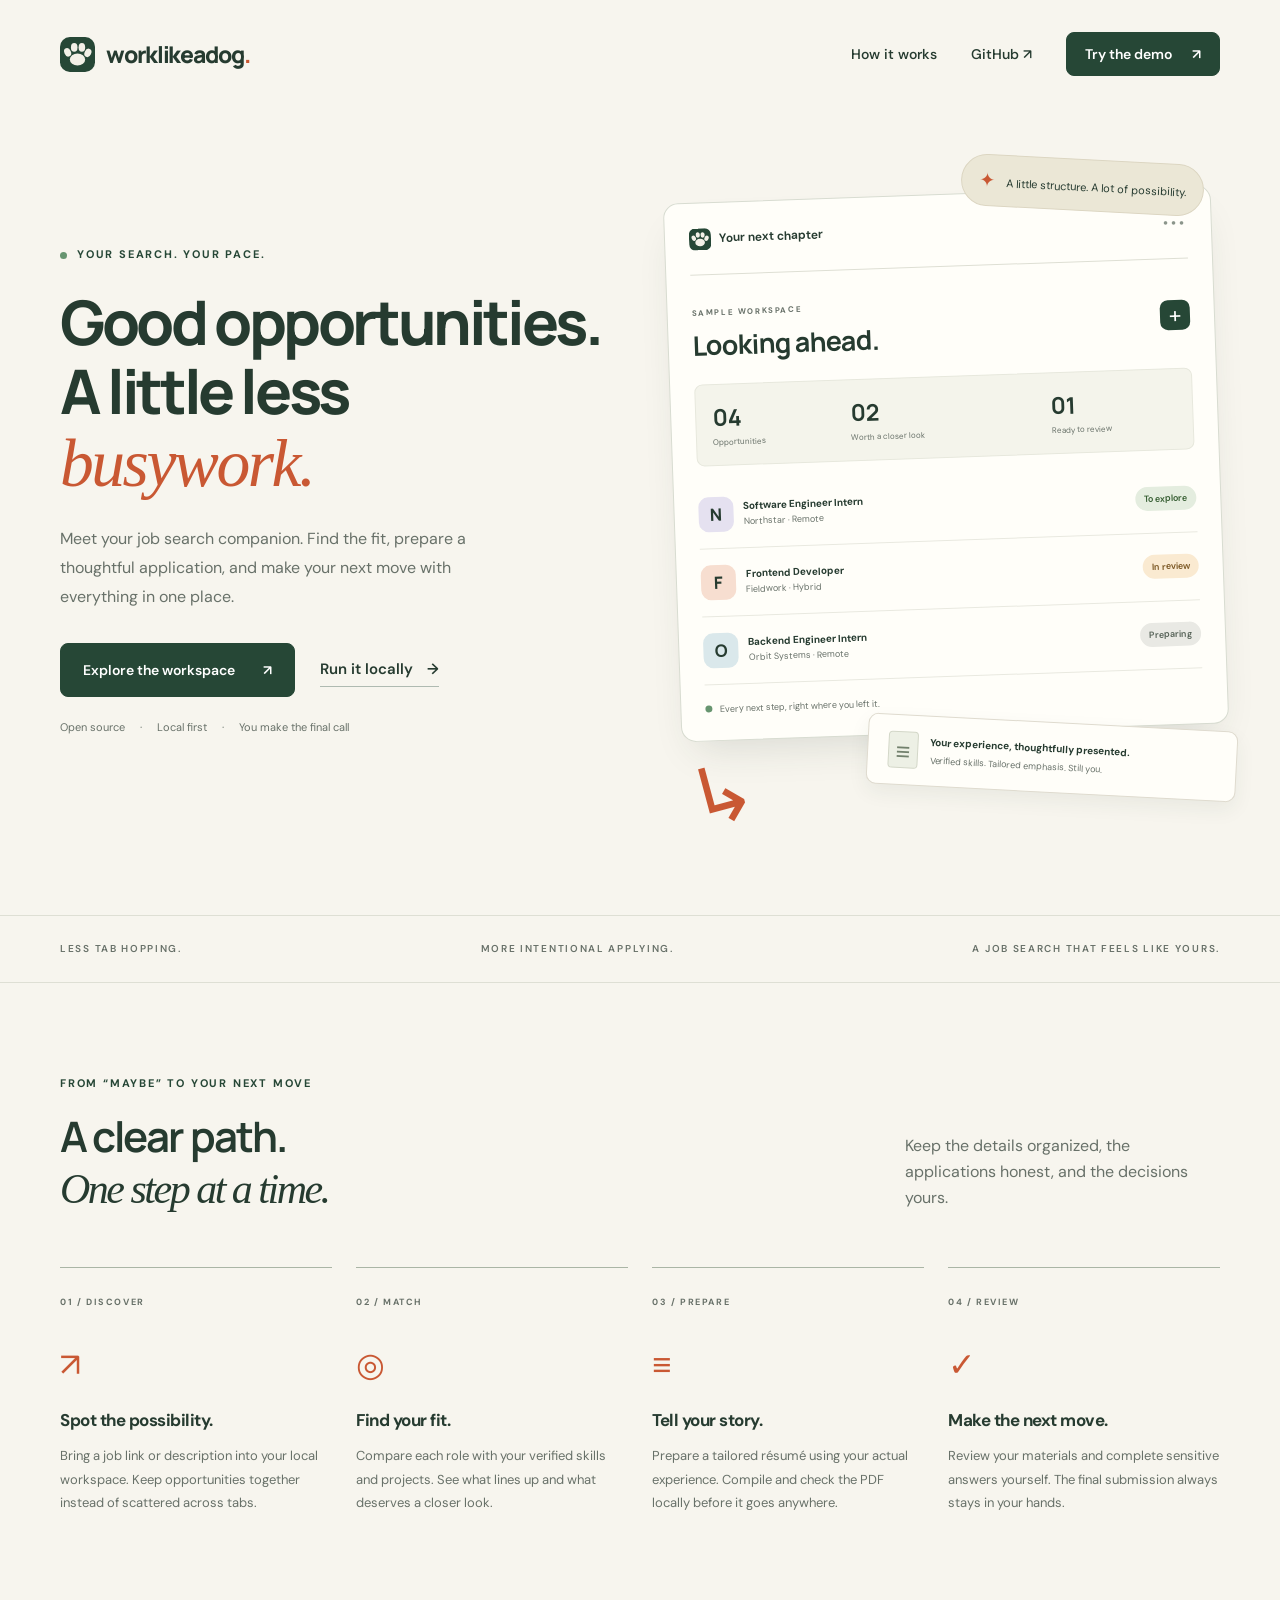
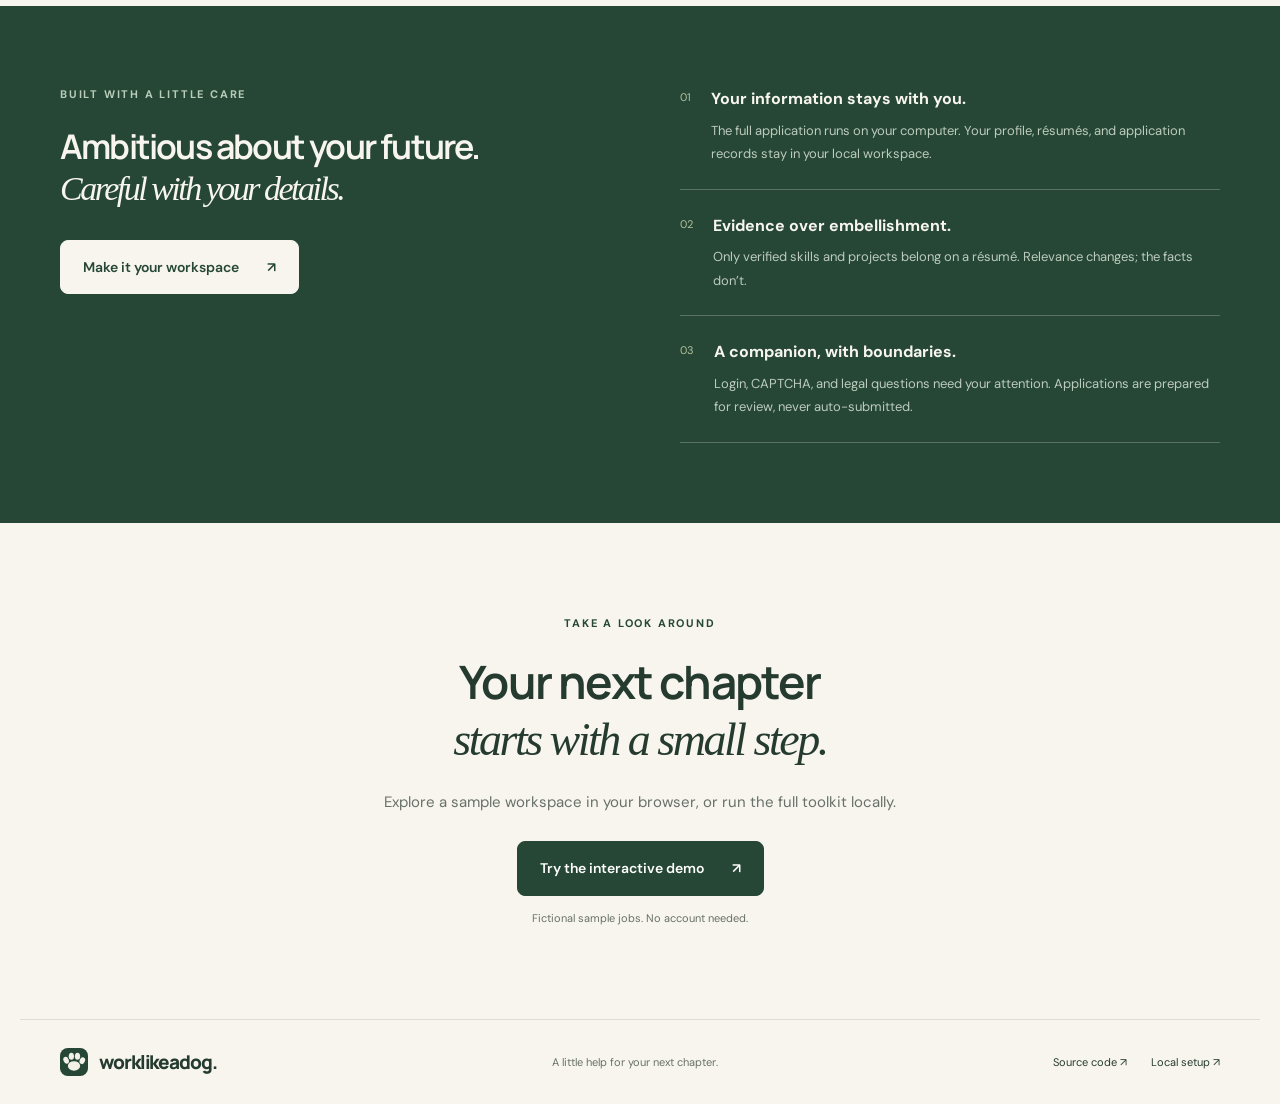
<file: site/index.html>
<!doctype html>
<html lang="en">
<head>
  <meta charset="utf-8"><meta name="viewport" content="width=device-width,initial-scale=1">
  <title>WorkLikeADog — Put your job search in good hands</title>
  <meta name="description" content="A calmer job search. Discover opportunities, match your verified skills, tailor your résumé, and keep the final decision in your hands. Open source and local first.">
  <meta name="theme-color" content="#264736"><link rel="icon" href="favicon.svg" type="image/svg+xml"><link rel="stylesheet" href="styles.css">
</head>
<body class="landing">
<a class="skip-link" href="#main">Skip to content</a>
<header class="site-nav wrap">
  <a class="brand" href="./" aria-label="WorkLikeADog home"><img src="favicon.svg" width="35" height="35" alt=""><span>worklikeadog<span class="brand-dot">.</span></span></a>
  <nav aria-label="Main navigation"><a href="#how-it-works">How it works</a><a class="desktop-link" href="https://github.com/Swopnab/worklikeadog" target="_blank" rel="noopener">GitHub ↗</a><a class="button small" href="demo.html">Try the demo <span aria-hidden="true">↗</span></a></nav>
</header>
<main id="main">
  <section class="hero wrap">
    <div class="hero-copy"><div class="eyebrow"><span class="live-dot"></span> YOUR SEARCH. YOUR PACE.</div>
      <h1>Good opportunities.<br>A little less<br><span class="serif accent">busywork.</span></h1>
      <p class="hero-description">Meet your job search companion. Find the fit, prepare a thoughtful application, and make your next move with everything in one place.</p>
      <div class="hero-actions"><a class="button" href="demo.html">Explore the workspace <span aria-hidden="true">↗</span></a><a class="text-link" href="https://github.com/Swopnab/worklikeadog#quick-start">Run it locally <span aria-hidden="true">→</span></a></div>
      <div class="hero-footnote"><span>Open source</span><span>Local first</span><span>You make the final call</span></div>
    </div>
    <div class="hero-visual">
      <div class="note-pill"><span class="spark">✦</span> A little structure. A lot of possibility.</div>
      <div class="workspace-preview">
        <div class="preview-top"><span class="preview-brand"><img src="favicon.svg" width="22" height="22" alt=""> Your next chapter</span><span class="preview-dots" aria-hidden="true">•••</span></div>
        <div class="preview-heading"><div><span class="mini-label">SAMPLE WORKSPACE</span><h2>Looking ahead.</h2></div><span class="plus-circle" aria-hidden="true">+</span></div>
        <div class="preview-metrics"><div><strong>04</strong><span>Opportunities</span></div><div><strong>02</strong><span>Worth a closer look</span></div><div><strong>01</strong><span>Ready to review</span></div></div>
        <div class="preview-row"><span class="company-icon lavender">N</span><div><strong>Software Engineer Intern</strong><span>Northstar · Remote</span></div><span class="tag green">To explore</span></div>
        <div class="preview-row"><span class="company-icon peach">F</span><div><strong>Frontend Developer</strong><span>Fieldwork · Hybrid</span></div><span class="tag amber">In review</span></div>
        <div class="preview-row"><span class="company-icon blue">O</span><div><strong>Backend Engineer Intern</strong><span>Orbit Systems · Remote</span></div><span class="tag neutral">Preparing</span></div>
        <div class="preview-bottom"><span class="live-dot"></span> Every next step, right where you left it.</div>
      </div>
      <div class="resume-note"><span class="document-icon" aria-hidden="true">≡</span><div><strong>Your experience, thoughtfully presented.</strong><span>Verified skills. Tailored emphasis. Still you.</span></div></div>
      <span class="visual-loop" aria-hidden="true">↳</span>
    </div>
  </section>
  <div class="principle-strip"><div class="wrap"><span>LESS TAB HOPPING.</span><span>MORE INTENTIONAL APPLYING.</span><span>A JOB SEARCH THAT FEELS LIKE YOURS.</span></div></div>
  <section class="workflow wrap" id="how-it-works"><div class="section-intro"><span class="eyebrow">FROM “MAYBE” TO YOUR NEXT MOVE</span><h2>A clear path.<br><span class="serif">One step at a time.</span></h2><p>Keep the details organized, the applications honest, and the decisions yours.</p></div>
    <div class="steps"><article><span class="step-number">01 / DISCOVER</span><span class="step-symbol" aria-hidden="true">↗</span><h3>Spot the possibility.</h3><p>Bring a job link or description into your local workspace. Keep opportunities together instead of scattered across tabs.</p></article><article><span class="step-number">02 / MATCH</span><span class="step-symbol" aria-hidden="true">◎</span><h3>Find your fit.</h3><p>Compare each role with your verified skills and projects. See what lines up and what deserves a closer look.</p></article><article><span class="step-number">03 / PREPARE</span><span class="step-symbol" aria-hidden="true">≡</span><h3>Tell your story.</h3><p>Prepare a tailored résumé using your actual experience. Compile and check the PDF locally before it goes anywhere.</p></article><article><span class="step-number">04 / REVIEW</span><span class="step-symbol" aria-hidden="true">✓</span><h3>Make the next move.</h3><p>Review your materials and complete sensitive answers yourself. The final submission always stays in your hands.</p></article></div>
  </section>
  <section class="care-section"><div class="wrap care-grid"><div><span class="eyebrow light">BUILT WITH A LITTLE CARE</span><h2>Ambitious about your future.<br><span class="serif">Careful with your details.</span></h2><a class="button cream" href="https://github.com/Swopnab/worklikeadog#quick-start">Make it your workspace <span aria-hidden="true">↗</span></a></div><div class="care-points"><article><span aria-hidden="true">01</span><div><h3>Your information stays with you.</h3><p>The full application runs on your computer. Your profile, résumés, and application records stay in your local workspace.</p></div></article><article><span aria-hidden="true">02</span><div><h3>Evidence over embellishment.</h3><p>Only verified skills and projects belong on a résumé. Relevance changes; the facts don’t.</p></div></article><article><span aria-hidden="true">03</span><div><h3>A companion, with boundaries.</h3><p>Login, CAPTCHA, and legal questions need your attention. Applications are prepared for review, never auto-submitted.</p></div></article></div></div></section>
  <section class="final-cta wrap"><span class="eyebrow">TAKE A LOOK AROUND</span><h2>Your next chapter<br><span class="serif">starts with a small step.</span></h2><p>Explore a sample workspace in your browser, or run the full toolkit locally.</p><a class="button" href="demo.html">Try the interactive demo <span aria-hidden="true">↗</span></a><span class="demo-caption">Fictional sample jobs. No account needed.</span></section>
</main>
<footer class="site-footer wrap"><a class="brand" href="./"><img src="favicon.svg" width="28" height="28" alt=""><span>worklikeadog.</span></a><span>A little help for your next chapter.</span><div><a href="https://github.com/Swopnab/worklikeadog">Source code ↗</a><a href="https://github.com/Swopnab/worklikeadog#quick-start">Local setup ↗</a></div></footer>
</body></html>
</file>
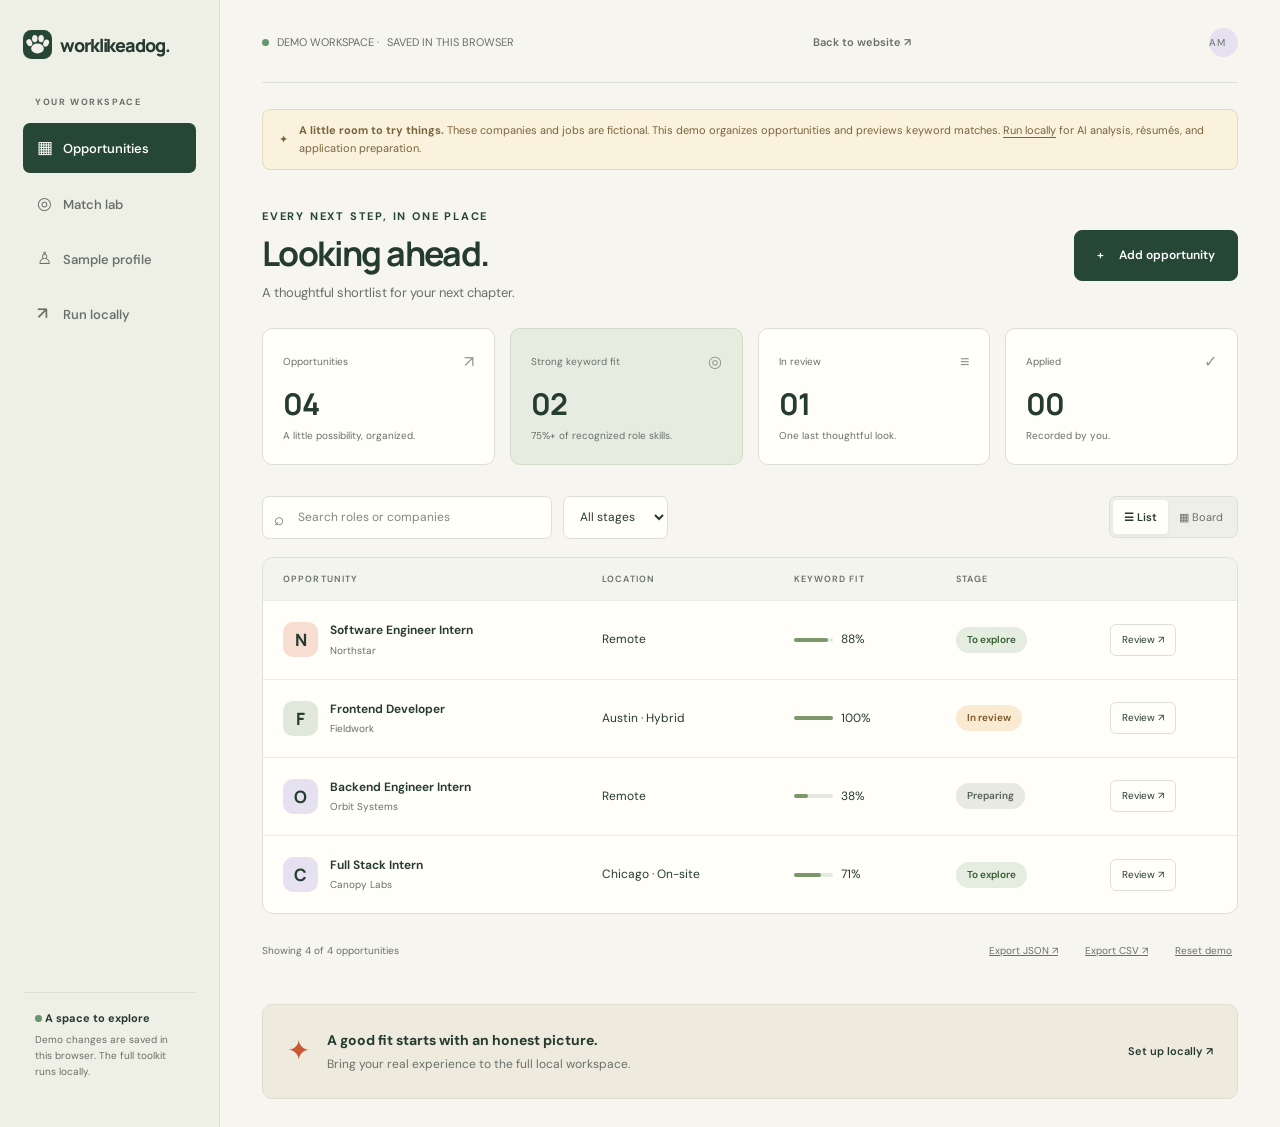
<file: site/demo.html>
<!doctype html>
<html lang="en"><head><meta charset="utf-8"><meta name="viewport" content="width=device-width,initial-scale=1"><title>Your workspace — WorkLikeADog demo</title><meta name="description" content="Explore the WorkLikeADog interactive demo. Organize sample opportunities, preview skill matches, save notes, and export your workspace."><meta name="theme-color" content="#264736"><link rel="icon" href="favicon.svg" type="image/svg+xml"><link rel="stylesheet" href="styles.css"><script src="demo.js" defer></script></head>
<body class="workspace-body"><a class="skip-link" href="#workspace">Skip to workspace</a>
<div class="app-shell"><aside class="app-sidebar"><a class="brand" href="./"><img src="favicon.svg" width="29" height="29" alt=""><span>worklikeadog.</span></a><div><p class="side-label">YOUR WORKSPACE</p><nav class="side-nav" aria-label="Workspace navigation"><button type="button" class="active" data-page="opportunities" aria-current="page"><span aria-hidden="true">▦</span>Opportunities</button><button type="button" data-page="match"><span aria-hidden="true">◎</span>Match lab</button><button type="button" data-page="profile"><span aria-hidden="true">♙</span>Sample profile</button><a href="https://github.com/Swopnab/worklikeadog#quick-start"><span aria-hidden="true">↗</span>Run locally</a></nav></div><div class="local-info"><strong><span class="live-dot"></span> A space to explore</strong>Demo changes are saved in this browser. The full toolkit runs locally.</div></aside>
<main class="app-main" id="workspace"><div class="app-topline"><span><span class="live-dot"></span> DEMO WORKSPACE · <span id="save-indicator">SAVED IN THIS BROWSER</span></span><a href="./">Back to website ↗</a><span class="sample-avatar" aria-label="Sample profile">AM</span></div>
<div class="demo-notice"><span aria-hidden="true">✦</span><div><strong>A little room to try things.</strong> These companies and jobs are fictional. This demo organizes opportunities and previews keyword matches. <a href="https://github.com/Swopnab/worklikeadog#quick-start">Run locally</a> for AI analysis, résumés, and application preparation.</div></div>
<section id="page-opportunities"><div class="page-heading"><div><span class="eyebrow">EVERY NEXT STEP, IN ONE PLACE</span><h1>Looking ahead.</h1><p>A thoughtful shortlist for your next chapter.</p></div><button class="button" id="add-job" type="button"><span aria-hidden="true">+</span> Add opportunity</button></div>
<div class="metric-grid"><div class="metric-card"><div class="metric-label">Opportunities <span aria-hidden="true">↗</span></div><strong id="metric-total">—</strong><p>A little possibility, organized.</p></div><div class="metric-card highlight"><div class="metric-label">Strong keyword fit <span aria-hidden="true">◎</span></div><strong id="metric-fit">—</strong><p>75%+ of recognized role skills.</p></div><div class="metric-card"><div class="metric-label">In review <span aria-hidden="true">≡</span></div><strong id="metric-review">—</strong><p>One last thoughtful look.</p></div><div class="metric-card"><div class="metric-label">Applied <span aria-hidden="true">✓</span></div><strong id="metric-applied">—</strong><p>Recorded by you.</p></div></div>
<div class="toolbar"><div class="filters"><label class="search-box"><span aria-hidden="true">⌕</span><input id="search" type="search" placeholder="Search roles or companies" aria-label="Search opportunities"></label><select id="status-filter" aria-label="Filter by status"><option value="all">All stages</option><option value="exploring">To explore</option><option value="preparing">Preparing</option><option value="review">In review</option><option value="applied">Applied</option></select></div><div class="view-switch" role="group" aria-label="Workspace view"><button id="list-view" type="button" class="active" aria-pressed="true">☰ List</button><button id="board-view" type="button" aria-pressed="false">▦ Board</button></div></div>
<div id="jobs-container"></div><div class="workspace-footer"><span id="results-count" aria-live="polite"></span><div><button id="export-json" type="button">Export JSON ↗</button><button id="export-csv" type="button">Export CSV ↗</button><button id="reset-demo" type="button">Reset demo</button></div></div><div class="encouragement"><span aria-hidden="true">✦</span><div><h2>A good fit starts with an honest picture.</h2><p>Bring your real experience to the full local workspace.</p></div><a href="https://github.com/Swopnab/worklikeadog#quick-start">Set up locally ↗</a></div></section>
<section id="page-match" hidden><div class="page-heading"><div><span class="eyebrow">A FIRST LOOK AT THE FIT</span><h1>The match lab.</h1><p>Paste a description. See where your sample skills line up.</p></div></div><div class="content-panel"><h2>What does this role call for?</h2><p>This browser preview compares recognized skill keywords with your sample profile. It does not evaluate eligibility or use an AI model.</p><form id="match-form"><div class="form-grid"><label class="form-field">Role<input name="title" id="match-title" placeholder="e.g. Software Engineer Intern" maxlength="150" required></label><label class="form-field">Company<input name="company" id="match-company" placeholder="e.g. Northstar" maxlength="100" required></label><label class="form-field wide">Job description<textarea id="match-description" name="description" placeholder="Paste the role description and skills here…" maxlength="15000" required></textarea></label></div><div class="panel-actions"><button class="button" type="submit">Preview the fit <span aria-hidden="true">→</span></button><button class="button outline small" type="button" id="use-example">Use an example</button></div></form><div class="match-results" id="match-results" aria-live="polite" hidden></div></div><p class="small-note">A keyword overlap is a starting point, not a hiring prediction. Review the full role and your actual experience.</p></section>
<section id="page-profile" hidden><div class="page-heading"><div><span class="eyebrow">THE EXPERIENCE BEHIND THE MATCH</span><h1>A sample of you.</h1><p>Explore with a fictional profile. Adjust the skills to see the fit change.</p></div></div><div class="content-panel"><div class="profile-avatar" aria-hidden="true">AM</div><h2>Alex Morgan <span class="tag purple">Fictional profile</span></h2><p>Computer Science student · Interested in software engineering internships</p><div class="skill-columns" id="profile-skills"></div><div class="profile-bottom">The local application uses your own saved, verified experience. This demo is a sandbox and does not create or submit résumés.</div></div><div class="content-panel"><h2>Try a different set of skills.</h2><p>Use comma-separated skills from the keyword vocabulary below. Changes update the match previews and saved opportunities.</p><form id="skills-form"><label class="form-field">Sample skills<textarea id="sample-skills" rows="3" maxlength="1000" required></textarea><small>Recognized vocabulary: Python, JavaScript, TypeScript, Java, C++, SQL, HTML, CSS, React, Django, Flask, FastAPI, Node.js, Git, Docker, AWS, Azure, Kubernetes, PostgreSQL, MongoDB, REST, GraphQL, Linux, testing, machine learning, communication, teamwork.</small></label><div class="panel-actions"><button class="button" type="submit">Save sample skills <span aria-hidden="true">✓</span></button></div></form></div></section>
<noscript><div class="content-panel"><h2>JavaScript is needed for the workspace.</h2><p>Enable JavaScript to explore the interactive demo, or read the <a href="https://github.com/Swopnab/worklikeadog">project documentation</a>.</p></div></noscript>
</main></div>
<dialog id="job-dialog" aria-labelledby="job-dialog-title"><div class="dialog-heading"><div><h2 id="job-dialog-title">A new possibility.</h2><p>Keep the details in one place.</p></div><button type="button" class="icon-button" data-close="job-dialog" aria-label="Close add opportunity">×</button></div><form id="job-form"><div class="form-grid"><label class="form-field">Role<input name="title" maxlength="150" required placeholder="Software Engineer Intern"></label><label class="form-field">Company<input name="company" maxlength="100" required placeholder="Company name"></label><label class="form-field">Location<input name="location" maxlength="120" placeholder="Remote, city, or hybrid"></label><label class="form-field">Stage<select name="status"><option value="exploring">To explore</option><option value="preparing">Preparing</option><option value="review">In review</option><option value="applied">Applied</option></select></label><label class="form-field wide">Description<textarea name="description" maxlength="15000" placeholder="What the role involves, and the skills it asks for…" required></textarea><small>A sample keyword fit will be calculated using your demo profile.</small></label></div><div class="dialog-actions"><button class="button outline" type="button" data-close="job-dialog">Cancel</button><button class="button" type="submit">Save opportunity <span aria-hidden="true">↗</span></button></div></form></dialog>
<dialog id="detail-dialog" aria-labelledby="detail-title"><div class="dialog-heading"><div><span class="eyebrow" id="detail-company"></span><h2 id="detail-title"></h2></div><button class="icon-button" type="button" data-close="detail-dialog" aria-label="Close opportunity details">×</button></div><div class="detail-meta"><span id="detail-location"></span><span>·</span><span id="detail-fit"></span></div><div class="detail-description" id="detail-description"></div><form id="detail-form"><div class="form-grid"><label class="form-field wide">Stage<select id="detail-status"><option value="exploring">To explore</option><option value="preparing">Preparing</option><option value="review">In review</option><option value="applied">Applied</option></select></label><label class="form-field wide">Your notes<textarea id="detail-notes" maxlength="5000" placeholder="Questions to ask, things to prepare, a reminder for later…"></textarea></label></div><div class="dialog-actions"><button type="button" class="delete-link" id="delete-job">Remove opportunity</button><button class="button" type="submit">Save changes <span aria-hidden="true">✓</span></button></div></form></dialog>
<dialog id="confirm-dialog" aria-labelledby="confirm-title"><div class="dialog-heading"><div><h2 id="confirm-title"></h2></div><button type="button" class="icon-button" data-close="confirm-dialog" aria-label="Close confirmation">×</button></div><p class="reset-copy" id="confirm-copy"></p><div class="dialog-actions"><button class="button outline" type="button" data-close="confirm-dialog">Keep workspace</button><button class="button" type="button" id="confirm-action"></button></div></dialog>
<div id="toast" class="toast" role="status" aria-live="polite" hidden></div>
</body></html>
</file>
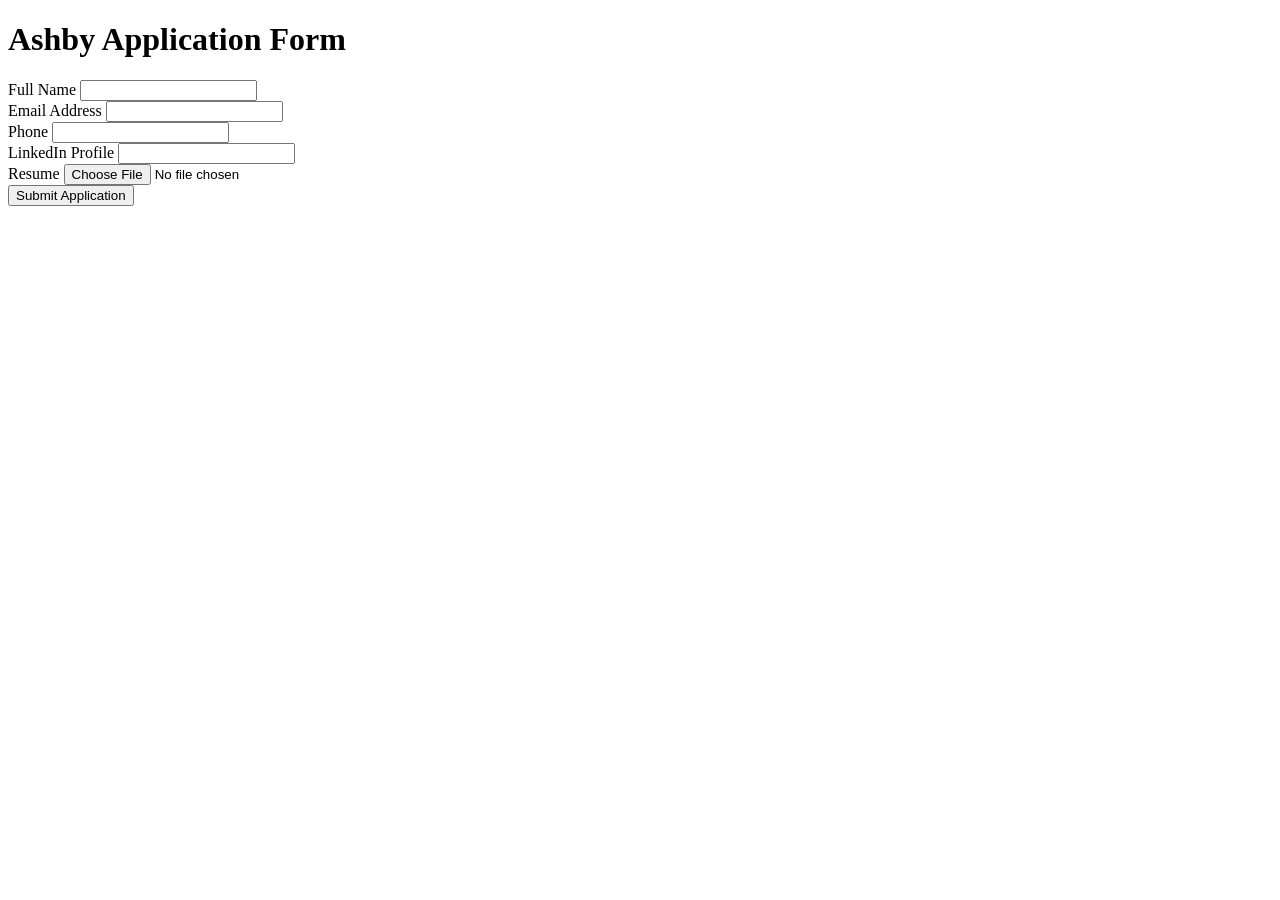
<file: tests/mock_job_sites/ashby_mock.html>
<!DOCTYPE html>
<html lang="en">
<head>
  <meta charset="UTF-8">
  <title>Ashby Application Mock</title>
</head>
<body>
  <div id="ashby-app-root">
    <h1>Ashby Application Form</h1>
    <form id="ashby-application-form">
      <div class="field">
        <label for="ashby-name">Full Name</label>
        <input type="text" id="ashby-name" name="name" />
      </div>
      <div class="field">
        <label for="ashby-email">Email Address</label>
        <input type="email" id="ashby-email" name="email" />
      </div>
      <div class="field">
        <label for="ashby-phone">Phone</label>
        <input type="tel" id="ashby-phone" name="phone" />
      </div>
      <div class="field">
        <label for="ashby-linkedin">LinkedIn Profile</label>
        <input type="url" id="ashby-linkedin" name="linkedinUrl" />
      </div>
      <div class="field">
        <label for="ashby-resume">Resume</label>
        <input type="file" id="ashby-resume" name="resume" />
      </div>
      <button type="submit" id="ashby-submit-btn">Submit Application</button>
    </form>
  </div>
</body>
</html>
</file>
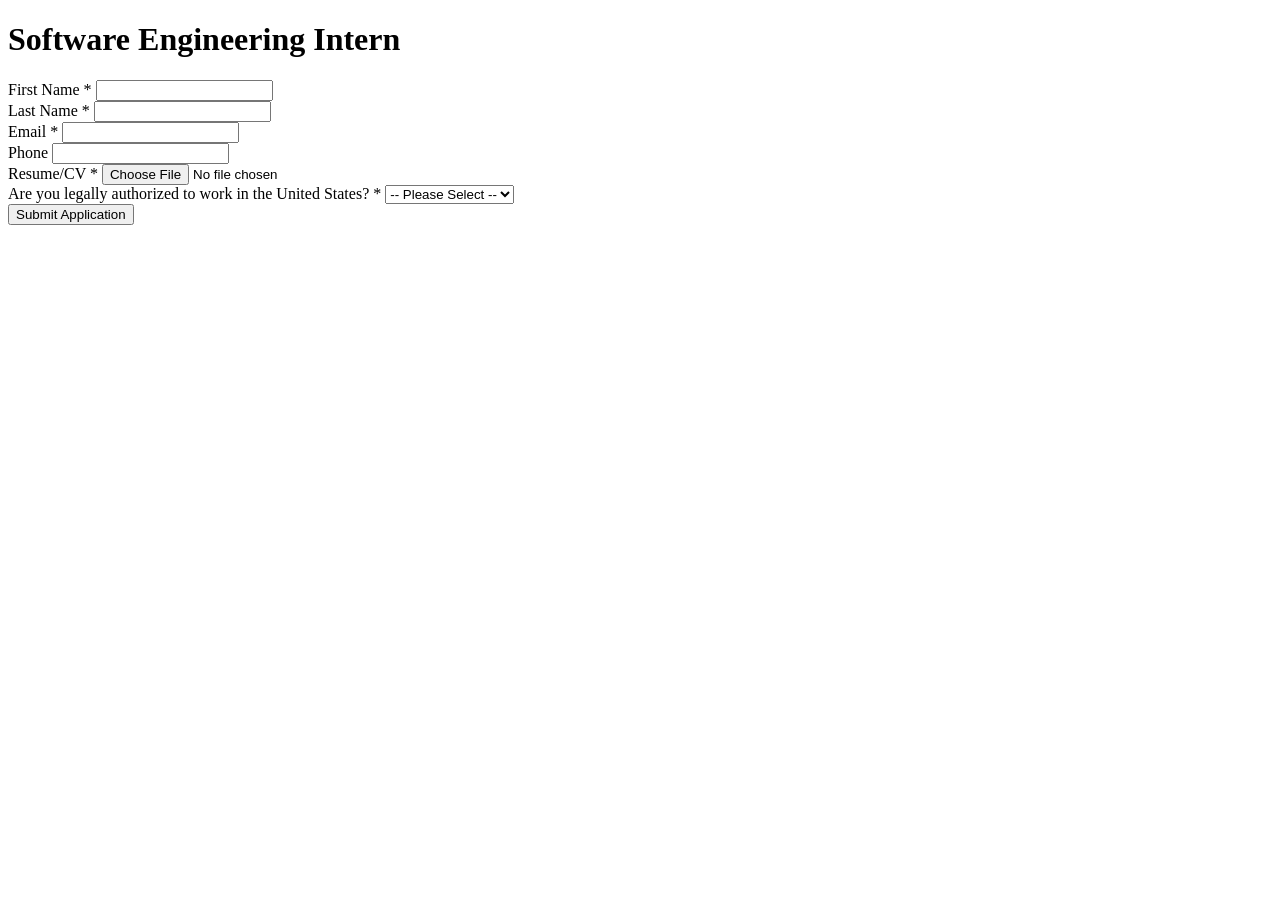
<file: tests/mock_job_sites/greenhouse_mock.html>
<!DOCTYPE html>
<html>
<head>
  <title>Acme AI - Software Engineering Intern</title>
</head>
<body>
  <h1>Software Engineering Intern</h1>
  <div id="grnh_app">
    <form id="application_form" action="/apply" method="POST" enctype="multipart/form-data">
      <div class="field">
        <label for="first_name">First Name *</label>
        <input type="text" id="first_name" name="job_application[first_name]" required />
      </div>
      <div class="field">
        <label for="last_name">Last Name *</label>
        <input type="text" id="last_name" name="job_application[last_name]" required />
      </div>
      <div class="field">
        <label for="email">Email *</label>
        <input type="email" id="email" name="job_application[email]" required />
      </div>
      <div class="field">
        <label for="phone">Phone</label>
        <input type="tel" id="phone" name="job_application[phone]" />
      </div>
      <div class="field">
        <label for="resume">Resume/CV *</label>
        <input type="file" id="resume" name="job_application[resume]" required />
      </div>
      <div class="field">
        <label for="job_application_answers_attributes_0_boolean_value">Are you legally authorized to work in the United States? *</label>
        <select id="job_application_answers_attributes_0_boolean_value" name="job_application[answers_attributes][0][boolean_value]">
          <option value="">-- Please Select --</option>
          <option value="1">Yes</option>
          <option value="0">No</option>
        </select>
      </div>
      <input type="submit" id="submit_app" value="Submit Application" />
    </form>
  </div>
</body>
</html>
</file>
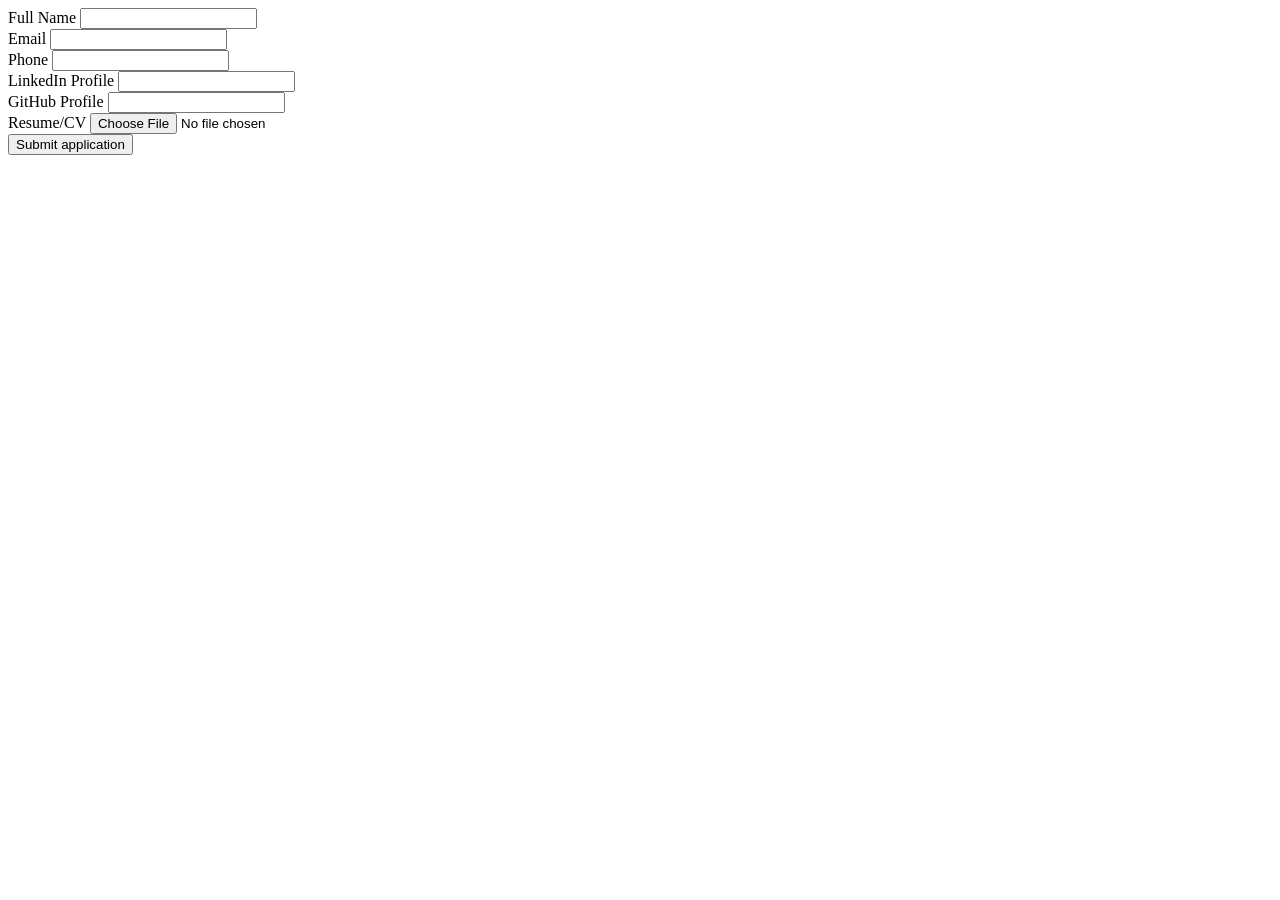
<file: tests/mock_job_sites/lever_mock.html>
<!DOCTYPE html>
<html>
<head>
  <title>Startup Labs - Cloud Engineer</title>
</head>
<body>
  <div class="application-page">
    <form class="lever-form" id="application-form" action="https://jobs.lever.co/startuplabs/apply" method="POST">
      <div class="application-field">
        <label>Full Name</label>
        <input type="text" name="name" required />
      </div>
      <div class="application-field">
        <label>Email</label>
        <input type="email" name="email" required />
      </div>
      <div class="application-field">
        <label>Phone</label>
        <input type="tel" name="phone" />
      </div>
      <div class="application-field">
        <label>LinkedIn Profile</label>
        <input type="text" name="urls[LinkedIn]" />
      </div>
      <div class="application-field">
        <label>GitHub Profile</label>
        <input type="text" name="urls[GitHub]" />
      </div>
      <div class="application-field">
        <label>Resume/CV</label>
        <input type="file" name="resume" />
      </div>
      <button type="submit">Submit application</button>
    </form>
  </div>
</body>
</html>
</file>
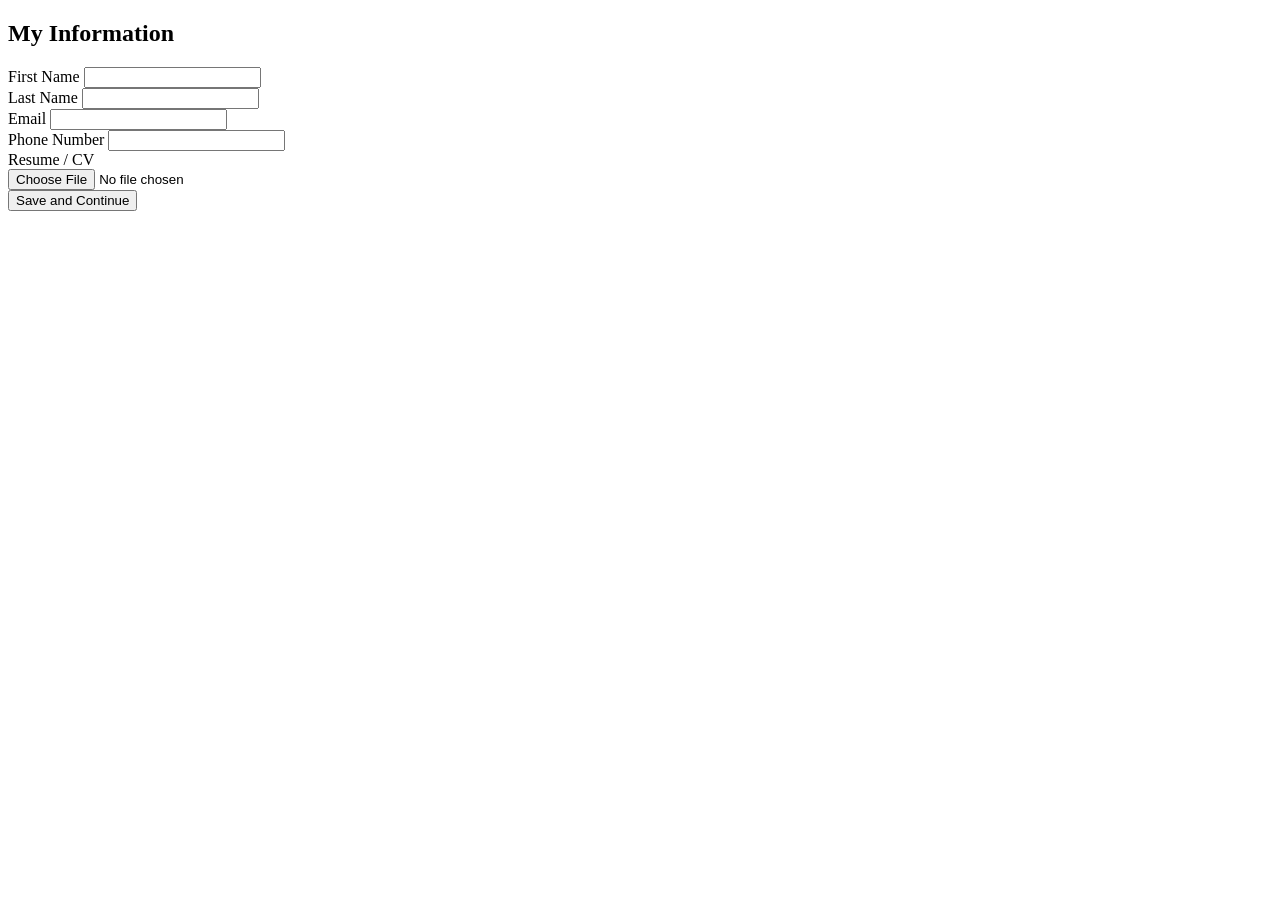
<file: tests/mock_job_sites/workday_mock.html>
<!DOCTYPE html>
<html lang="en">
<head>
  <meta charset="UTF-8">
  <title>Workday Enterprise Application Mock</title>
</head>
<body>
  <div data-automation-id="workday-application-page">
    <h2>My Information</h2>
    <form id="workday-form">
      <div class="form-group">
        <label for="fname">First Name</label>
        <input type="text" id="fname" data-automation-id="legalNameSection_firstName" name="legalNameSection_firstName" />
      </div>
      <div class="form-group">
        <label for="lname">Last Name</label>
        <input type="text" id="lname" data-automation-id="legalNameSection_lastName" name="legalNameSection_lastName" />
      </div>
      <div class="form-group">
        <label for="email">Email</label>
        <input type="email" id="email" data-automation-id="email" name="email" />
      </div>
      <div class="form-group">
        <label for="phone">Phone Number</label>
        <input type="tel" id="phone" data-automation-id="phone-number" name="phone-number" />
      </div>
      <div class="form-group">
        <label for="resume">Resume / CV</label>
        <div data-automation-id="file-upload-drop-zone">
          <input type="file" id="resume" />
        </div>
      </div>
      <div class="navigation-buttons">
        <button type="button" data-automation-id="bottom-navigation-next-button">Save and Continue</button>
      </div>
    </form>
  </div>
</body>
</html>
</file>
<file: site/styles.css>
@import url('https://fonts.googleapis.com/css2?family=DM+Sans:wght@400;450;500;550;600;650;700&family=Manrope:wght@400;500;600;650;700;750;800&display=swap');
:root{--cream:#f7f5ee;--paper:#fffef9;--ink:#263b30;--muted:#687169;--green:#264736;--orange:#c95833;--line:#dedfd4;--lavender:#e5e1f0;--peach:#f7ded0;--blue:#dae8eb;--font:'DM Sans',Arial,sans-serif;--heading:'Manrope',Arial,sans-serif}
*{box-sizing:border-box}html{scroll-behavior:smooth;scroll-padding-top:32px}body{margin:0;background:var(--cream);color:var(--ink);font:15px/1.6 var(--font)}a{color:inherit;text-decoration:none}button,input,select,textarea{font:inherit}button,a,input,select,textarea{-webkit-tap-highlight-color:transparent}button{cursor:pointer}button:disabled{cursor:wait;opacity:.6}h1,h2,h3,p{margin:0}img{max-width:100%}button:focus-visible,a:focus-visible,input:focus-visible,select:focus-visible,textarea:focus-visible{outline:3px solid var(--orange);outline-offset:4px}.wrap{max-width:1240px;padding-inline:40px;margin-inline:auto}.skip-link{position:fixed;left:20px;top:-80px;padding:12px 20px;background:var(--green);color:white;z-index:99}.skip-link:focus{top:10px}.site-nav{display:flex;align-items:center;justify-content:space-between;min-height:108px;gap:24px}.brand{display:flex;align-items:center;gap:11px;font:800 23px/1 var(--heading);letter-spacing:-1.1px}.brand-dot{color:var(--orange)}.site-nav nav{display:flex;align-items:center;gap:34px;font-size:14px;font-weight:550}.button{display:inline-flex;justify-content:center;align-items:center;gap:28px;background:var(--green);border:1px solid var(--green);color:white;border-radius:8px;padding:15px 22px;font-weight:600;font-size:14px;min-height:50px;transition:background .18s,transform .18s}.button:hover{background:#345944;transform:translateY(-2px)}.button.small{min-height:44px;padding:10px 18px;gap:20px}.button.cream{background:var(--cream);color:var(--green);border-color:var(--cream)}.button.outline{background:transparent;color:var(--ink);border-color:var(--line)}.button.outline:hover{background:#eeeee4}.text-link{font-weight:600;border-bottom:1px solid #afbab1;padding:5px 0}.text-link span{padding-left:10px}.eyebrow{font-size:11px;font-weight:700;letter-spacing:1.8px;display:flex;align-items:center;gap:10px;color:var(--green)}.live-dot{display:inline-block;flex-shrink:0;width:7px;height:7px;border-radius:50%;background:#679570}.serif{font-family:Georgia,'Times New Roman',serif;font-weight:400;font-style:italic;letter-spacing:-2.5px}.accent{color:var(--orange)}.hero{display:grid;grid-template-columns:1fr 1fr;gap:58px;padding-top:52px;padding-bottom:92px;align-items:center}.hero h1{font:750 clamp(44px,4.8vw,64px)/1.12 var(--heading);letter-spacing:-3.4px;margin:24px 0}.hero h1 .serif{font-size:1.1em}.hero-description{max-width:445px;font-size:16px;line-height:1.8;color:var(--muted)}.hero-actions{display:flex;gap:25px;align-items:center;margin-top:31px}.hero-footnote{display:flex;flex-wrap:wrap;gap:10px 15px;font-size:11px;color:var(--muted);margin-top:22px}.hero-footnote span+span:before{content:'·';padding-right:15px}.hero-visual{position:relative;padding:34px 0 30px 3px}.note-pill{position:absolute;right:16px;top:-1px;background:#ebe7d6;border:1px solid #dcd6c2;border-radius:30px;padding:10px 17px;font-size:11px;transform:rotate(3deg);z-index:2}.spark{color:var(--orange);font-size:19px;margin-right:8px}.workspace-preview{background:var(--paper);border:1px solid #d8dcd1;border-radius:15px;box-shadow:0 20px 40px -15px #263b3026;transform:rotate(-2deg);padding:24px}.preview-top{display:flex;justify-content:space-between;align-items:center;padding-bottom:23px;border-bottom:1px solid var(--line)}.preview-brand{font-weight:650;font-size:12px;display:flex;align-items:center;gap:8px}.preview-dots{letter-spacing:3px;color:#8b958b}.preview-heading{display:flex;align-items:center;justify-content:space-between;padding-top:23px}.mini-label{font-size:8px;letter-spacing:1.6px;font-weight:700;color:var(--muted)}.preview-heading h2{font:700 27px var(--heading);letter-spacing:-1px;margin-top:4px}.plus-circle{background:var(--green);color:white;border-radius:8px;width:30px;height:30px;text-align:center;font-size:23px;line-height:30px}.preview-metrics{display:grid;grid-template-columns:1fr 1.5fr 1fr;gap:13px;margin:21px 0 15px;background:#f4f4eb;border:1px solid #e7e8dd;border-radius:8px;padding:16px}.preview-metrics div{display:flex;flex-direction:column}.preview-metrics strong{font:700 23px var(--heading)}.preview-metrics span{font-size:8px;color:var(--muted);margin-top:3px}.preview-row{display:flex;align-items:center;gap:10px;padding:16px 0;border-bottom:1px solid #e9e9e0}.company-icon{display:inline-grid;place-items:center;flex-shrink:0;width:35px;height:35px;border-radius:10px;font:750 17px var(--heading)}.lavender{background:var(--lavender)}.peach{background:var(--peach)}.blue{background:var(--blue)}.mint{background:#dfe8da}.preview-row>div{display:flex;flex-direction:column;flex:1}.preview-row strong{font-size:10px}.preview-row div span{font-size:9px;color:var(--muted)}.tag{border-radius:30px;padding:5px 9px;font-size:9px;white-space:nowrap;font-weight:600;display:inline-block}.tag.green{background:#e4eddf;color:#365e32}.tag.amber{background:#faead1;color:#795521}.tag.neutral{background:#e9e9e4;color:#566257}.tag.purple{background:#ece5f5;color:#665186}.preview-bottom{display:flex;align-items:center;gap:7px;font-size:9px;color:var(--muted);padding-top:17px}.resume-note{display:flex;gap:12px;align-items:center;background:#fffef9;border:1px solid #dfdbcf;padding:16px 20px;border-radius:10px;position:relative;max-width:370px;margin:-11px -17px 0 auto;box-shadow:0 8px 20px #263b3010;transform:rotate(3deg)}.resume-note>div{display:flex;flex-direction:column;gap:3px}.resume-note strong{font-size:10px}.resume-note div span{font-size:9px;color:var(--muted)}.document-icon{width:30px;height:37px;border:1px solid #d3d7c8;background:#edf0e5;border-radius:4px;display:grid;place-items:center;font-size:25px;color:#72816d}.visual-loop{position:absolute;bottom:-18px;left:20px;transform:rotate(-15deg);font:80px Georgia;color:var(--orange)}.principle-strip{border-block:1px solid var(--line)}.principle-strip>div{display:flex;justify-content:space-between;gap:20px;padding-block:25px;font-size:10px;letter-spacing:1.7px;font-weight:600;color:var(--muted)}.workflow{padding-block:92px}.section-intro{display:grid;grid-template-columns:1fr 1fr;gap:18px 60px}.section-intro .eyebrow{grid-column:1/-1}.section-intro h2,.care-section h2,.final-cta h2{font:650 42px/1.22 var(--heading);letter-spacing:-1.8px}.section-intro p{align-self:end;justify-self:end;max-width:315px;color:var(--muted);font-size:16px;padding-bottom:5px}.steps{display:grid;grid-template-columns:repeat(4,1fr);gap:24px;margin-top:52px}.steps article{border-top:1px solid #aab5a5;padding-top:20px}.step-number{font-size:9px;letter-spacing:1.6px;font-weight:700;color:var(--muted)}.step-symbol{display:block;font-size:33px;margin:27px 0 15px;color:var(--orange)}.steps h3{font-size:17px;letter-spacing:-.5px;margin-bottom:10px}.steps p{font-size:13px;line-height:1.8;color:var(--muted)}.care-section{background:var(--green);color:var(--cream);padding-block:80px}.care-grid{display:grid;grid-template-columns:1fr 1fr;gap:80px}.care-section h2{font-size:34px;margin:22px 0 30px}.eyebrow.light{color:#b8cdb9}.care-points article{display:flex;gap:20px;padding:23px 0;border-bottom:1px solid #5a715f}.care-points article:first-child{padding-top:0}.care-points article>span{color:#b2c29e;font-size:11px;padding-top:3px}.care-points h3{font-size:16px;margin-bottom:7px}.care-points p{font-size:13px;color:#bdcbbd;line-height:1.8}.final-cta{text-align:center;padding-block:92px}.final-cta .eyebrow{justify-content:center}.final-cta h2{font-size:46px;margin:22px 0}.final-cta p{color:var(--muted);margin-bottom:27px}.demo-caption{display:block;font-size:11px;color:var(--muted);margin-top:14px}.site-footer{border-top:1px solid var(--line);padding-block:28px;display:flex;align-items:center;justify-content:space-between;gap:24px}.site-footer .brand{font-size:19px}.site-footer>span{color:var(--muted);font-size:11px}.site-footer>div{display:flex;gap:24px;font-size:11px}.site-nav a:not(.button):hover,.site-footer a:hover{color:var(--orange)}
/* Interactive sample workspace */
.workspace-body{min-height:100vh;background:#f6f5ef}.app-shell{display:grid;grid-template-columns:220px minmax(0,1fr);min-height:100vh}.app-sidebar{border-right:1px solid var(--line);background:#eeefe5;padding:30px 23px;display:flex;flex-direction:column;gap:34px}.app-sidebar .brand{font-size:18px;gap:8px}.app-sidebar .brand img{width:29px;height:29px}.side-label{font-size:9px;letter-spacing:1.6px;font-weight:700;color:var(--muted);margin:2px 12px 14px}.side-nav{display:flex;flex-direction:column;gap:6px}.side-nav button,.side-nav a{border:0;background:transparent;text-align:left;padding:11px 14px;border-radius:7px;color:var(--muted);font-weight:550;font-size:13px;min-height:43px}.side-nav button.active{background:var(--green);color:white}.side-nav button span,.side-nav a span{display:inline-block;width:26px;font-size:17px}.side-nav a:hover,.side-nav button:not(.active):hover{background:#e0e5d7}.local-info{margin-top:auto;padding:17px 12px;border-top:1px solid var(--line);font-size:10px;color:var(--muted)}.local-info strong{display:block;font-size:11px;color:var(--ink);margin-bottom:4px}.app-main{min-width:0;padding:28px 42px;max-width:1500px;width:100%;margin-inline:auto}.app-topline{display:flex;align-items:center;justify-content:space-between;gap:20px;padding-bottom:25px;border-bottom:1px solid var(--line);font-size:11px;color:var(--muted)}.app-topline>span{display:flex;gap:8px;align-items:center}.app-topline a{font-weight:600}.sample-avatar{display:inline-grid;place-items:center;background:var(--lavender);border-radius:50%;width:29px;height:29px;font-size:10px;letter-spacing:1px}.page-heading{display:flex;align-items:center;justify-content:space-between;gap:20px;padding-top:38px}.page-heading h1{font:700 34px/1.2 var(--heading);letter-spacing:-1.6px;margin-top:7px}.page-heading p{color:var(--muted);font-size:13px;margin-top:9px}.page-heading .button{font-size:12px;gap:15px;min-height:45px}.demo-notice{border:1px solid #e5d9bd;background:#faf2dd;border-radius:8px;padding:12px 16px;margin-top:26px;font-size:11px;color:#79643d;display:flex;gap:11px;align-items:center}.demo-notice strong{font-weight:700}.demo-notice a{text-decoration:underline;text-underline-offset:3px}.metric-grid{display:grid;grid-template-columns:repeat(4,1fr);gap:15px;margin:25px 0}.metric-card{border:1px solid var(--line);background:var(--paper);border-radius:10px;padding:20px}.metric-label{font-size:10px;color:var(--muted);display:flex;align-items:center;justify-content:space-between}.metric-label span{font-size:16px;color:#8a9788}.metric-card strong{display:block;font:700 30px/1.1 var(--heading);letter-spacing:-1px;margin-top:12px}.metric-card p{font-size:10px;color:var(--muted);margin-top:8px}.metric-card.highlight{background:#e6ecdf;border-color:#d2dcc8}.toolbar{display:flex;align-items:center;justify-content:space-between;gap:20px;margin:31px 0 18px}.filters{display:flex;align-items:center;gap:11px;flex:1}.search-box{position:relative;max-width:290px;flex:1}.search-box span{position:absolute;top:10px;left:12px;color:var(--muted);font-size:17px}.search-box input{padding-left:35px!important;width:100%}.toolbar input,.toolbar select,.form-field input,.form-field select,.form-field textarea{min-height:43px;border:1px solid var(--line);background:var(--paper);border-radius:7px;padding:10px 12px;color:var(--ink);font-size:12px}.toolbar select{max-width:165px}.toolbar input::placeholder{color:#82887d}.view-switch{display:flex;border:1px solid var(--line);border-radius:7px;padding:3px;background:#eeefe7}.view-switch button{border:0;background:none;border-radius:4px;color:var(--muted);padding:7px 11px;font-size:11px;min-height:34px}.view-switch button.active{background:var(--paper);box-shadow:0 1px 4px #0000000c;color:var(--ink);font-weight:600}.jobs-table-wrap{position:relative;background:var(--paper);border:1px solid var(--line);border-radius:11px;overflow:auto}.jobs-table{width:100%;border-collapse:collapse;white-space:nowrap;text-align:left}.jobs-table th{font-size:9px;letter-spacing:1.1px;color:var(--muted);font-weight:600;background:#f3f4ec;padding:14px 20px}.jobs-table td{padding:20px;font-size:12px;border-top:1px solid #e9eae2}.jobs-table tr:hover td{background:#fcfcf4}.job-cell{display:flex;gap:12px;align-items:center}.job-title{border:0;background:none;padding:0;color:var(--ink);font-weight:650;text-align:left;font-size:12px}.job-title:hover{text-decoration:underline;text-underline-offset:3px}.job-cell p{font-size:10px;color:var(--muted);margin-top:2px}.jobs-table .tag{font-size:10px;padding:5px 11px}.fit-cell{display:flex;gap:8px;align-items:center}.fit-bar{width:39px;height:4px;border-radius:3px;background:#e6e9df}.fit-bar span{display:block;height:100%;background:#7c986b;border-radius:3px}.table-action{border:1px solid var(--line);border-radius:6px;background:transparent;padding:6px 11px;font-size:10px;color:var(--ink);min-height:32px}.table-action:hover{background:#e9efdf}.workspace-footer{display:flex;justify-content:space-between;align-items:center;gap:20px;margin:19px 0;font-size:10px;color:var(--muted)}.workspace-footer button{background:none;border:0;font-size:10px;color:var(--muted);text-decoration:underline;min-height:35px}.workspace-footer>div{display:flex;gap:15px;align-items:center}.encouragement{display:flex;align-items:center;gap:17px;background:#eeeade;border:1px solid #e0ddcf;border-radius:10px;padding:24px;margin-top:36px}.encouragement>span{font-size:28px;color:var(--orange)}.encouragement h2{font-size:14px;margin-bottom:3px}.encouragement p{color:var(--muted);font-size:12px}.encouragement a{margin-left:auto;font-size:11px;font-weight:600;white-space:nowrap}.board{display:grid;grid-template-columns:repeat(4,minmax(180px,1fr));gap:14px;overflow:auto}.board-column{background:#eeefe6;border:1px solid var(--line);border-radius:9px;padding:13px;min-height:220px}.board-column>h2{font-size:11px;padding:2px 1px 12px}.board-column>h2 span{float:right;color:var(--muted)}.board-card{display:block;width:100%;text-align:left;border:1px solid var(--line);background:var(--paper);border-radius:8px;padding:15px;margin-bottom:10px;color:var(--ink)}.board-card:hover{border-color:#7e9879}.board-card>strong{display:block;font-size:12px;margin-block:10px 4px}.board-card>p{font-size:10px;color:var(--muted)}.board-card .tag{margin-top:13px}.empty-state{padding:54px 20px;text-align:center;background:var(--paper);border:1px solid var(--line);border-radius:10px}.empty-state h2{font-size:20px}.empty-state p{font-size:13px;color:var(--muted);margin:8px 0 20px}.content-panel{background:var(--paper);border:1px solid var(--line);border-radius:10px;padding:28px;margin-top:25px}.content-panel h2{font-size:19px;margin-bottom:8px;letter-spacing:-.5px}.content-panel>p{font-size:13px;color:var(--muted);margin-bottom:23px}.form-grid{display:grid;grid-template-columns:1fr 1fr;gap:17px}.form-field{display:flex;flex-direction:column;gap:6px;font-size:11px;font-weight:600}.form-field.wide{grid-column:1/-1}.form-field input,.form-field textarea,.form-field select{width:100%;resize:vertical}.form-field textarea{min-height:120px}.form-field small{font-size:10px;color:var(--muted);font-weight:400}.panel-actions{display:flex;gap:12px;align-items:center;margin-top:23px}.match-results{margin-top:25px;border-top:1px solid var(--line);padding-top:25px}.match-score{font:700 48px/1 var(--heading);letter-spacing:-2px}.match-score small{font-size:15px;letter-spacing:0;color:var(--muted)}.match-results h3{font-size:13px;margin:20px 0 10px}.chips{display:flex;flex-wrap:wrap;gap:8px}.chip{font-size:11px;background:#e5eddd;padding:5px 11px;border-radius:30px}.chip.missing{background:#f6e5d9}.match-results p{font-size:12px;color:var(--muted);margin-top:16px}.profile-avatar{background:var(--lavender);border-radius:16px;width:57px;height:57px;display:grid;place-items:center;font:700 22px var(--heading);margin-bottom:16px}.skill-columns{display:grid;grid-template-columns:repeat(3,1fr);gap:22px;padding-top:23px;border-top:1px solid var(--line)}.skill-columns h3{font-size:11px;margin-bottom:12px}.profile-bottom{border-top:1px solid var(--line);padding-top:20px;margin-top:23px;font-size:12px;color:var(--muted)}[hidden]{display:none!important}dialog{border:1px solid var(--line);border-radius:14px;background:var(--paper);color:var(--ink);padding:30px;width:min(580px,calc(100vw - 32px));max-height:calc(100dvh - 48px);overflow:auto;box-shadow:0 20px 80px #14251b33}dialog::backdrop{background:#14251b66;backdrop-filter:blur(3px)}.dialog-heading{display:flex;justify-content:space-between;align-items:start;gap:20px;margin-bottom:22px}.dialog-heading h2{font:650 23px var(--heading);letter-spacing:-.7px}.dialog-heading p{color:var(--muted);font-size:12px;margin-top:4px}.icon-button{background:transparent;border:1px solid var(--line);border-radius:7px;min-width:35px;min-height:35px;color:var(--ink);font-size:18px}.dialog-actions{display:flex;justify-content:flex-end;gap:10px;margin-top:23px}.dialog-actions .button{min-height:43px;padding:10px 17px;gap:12px;font-size:12px}.detail-meta{display:flex;gap:10px;flex-wrap:wrap;font-size:11px;color:var(--muted);margin:10px 0 20px}.detail-description{font-size:12px;line-height:1.8;white-space:pre-wrap;margin-bottom:22px;padding:17px;border-radius:8px;background:#f0f1e8}.toast{position:fixed;bottom:25px;left:50%;transform:translateX(-50%);z-index:10;background:var(--green);color:white;padding:12px 20px;border-radius:8px;font-size:12px;box-shadow:0 8px 24px #152c2930;max-width:calc(100vw - 32px);text-align:center}.delete-link{font-size:11px;color:#aa4733;background:none;border:0;margin-right:auto;text-decoration:underline;min-height:40px}.small-note{font-size:11px;color:var(--muted);margin-top:20px}.reset-copy{font-size:13px;color:var(--muted)}
@media(min-width:1500px){.hero{padding-top:72px;padding-bottom:110px}.hero h1{font-size:70px}}
@media(max-width:1100px){.wrap{padding-inline:30px}.hero{gap:35px}.hero h1{font-size:52px}.hero-actions{gap:18px}.hero-actions .button{padding:13px 17px;gap:18px}.preview-row{gap:7px}.preview-row .tag{font-size:8px;padding:4px 7px}.app-sidebar{padding:25px 17px}.app-shell{grid-template-columns:190px 1fr}.app-main{padding:25px}.app-sidebar .brand{font-size:16px}.jobs-table th,.jobs-table td{padding:15px}.metric-card{padding:17px}.care-grid{gap:45px}}
@media(max-width:800px){.site-nav nav{gap:21px}.hero{grid-template-columns:1fr;gap:30px;padding-top:28px;padding-bottom:70px}.hero-copy{max-width:620px}.hero h1{font-size:62px}.hero h1 br:nth-child(2){display:none}.hero-description{max-width:480px}.hero-visual{max-width:560px;width:100%;margin:15px auto 0}.preview-row strong{font-size:12px}.preview-row div span{font-size:10px}.preview-row .tag{font-size:10px}.preview-metrics span{font-size:10px}.preview-bottom{font-size:11px}.principle-strip>div{font-size:9px;letter-spacing:1px}.workflow{padding-block:65px}.steps{grid-template-columns:1fr 1fr;gap:35px}.care-grid{grid-template-columns:1fr;gap:40px}.care-section{padding-block:60px}.care-section h2{font-size:38px}.app-shell{grid-template-columns:minmax(0,1fr)}.app-sidebar{padding:18px 23px;border-right:0;border-bottom:1px solid var(--line);flex-direction:row;align-items:center;justify-content:space-between;gap:20px}.side-label,.local-info{display:none}.side-nav{flex-direction:row;gap:4px}.side-nav a{display:none}.side-nav button{font-size:11px;padding:8px 10px;min-height:40px}.side-nav button span{width:20px}.app-topline{padding-bottom:18px}.app-main{padding:23px}.page-heading{padding-top:29px}.metric-grid{gap:10px}.metric-card{padding:15px}.jobs-table td{padding-block:19px}.encouragement{margin-top:27px}.board{grid-template-columns:repeat(4,220px)}.skill-columns{gap:16px}}
@media(max-width:540px){.wrap{padding-inline:22px}.site-nav{min-height:84px;gap:12px}.brand{font-size:19px;gap:8px}.brand img{width:29px;height:29px}.site-nav nav>a:not(.button){display:none}.site-nav .button{font-size:11px;padding:8px 13px;gap:12px}.hero h1{font-size:47px;letter-spacing:-2.5px}.hero h1 br:nth-child(2){display:block}.hero-description{font-size:14px;line-height:1.8}.hero-actions{gap:17px;flex-wrap:wrap}.hero-actions .button{font-size:12px;gap:14px}.text-link{font-size:12px}.hero-footnote{font-size:10px;gap:10px}.hero-footnote span+span:before{padding-right:10px}.hero-visual{padding-top:32px;margin-top:17px}.note-pill{font-size:9px;padding:7px 13px;right:1px;top:0}.workspace-preview{padding:18px;transform:rotate(-1.5deg)}.preview-row strong{font-size:9px}.preview-row div span{font-size:8px}.preview-row .tag{font-size:8px}.preview-row .company-icon{width:28px;height:28px;font-size:13px;border-radius:8px}.preview-metrics{padding:13px;gap:8px}.preview-metrics span{font-size:7px}.preview-bottom{font-size:8px}.resume-note{padding:13px;max-width:300px;margin-right:-2px}.resume-note strong{font-size:9px}.resume-note div span{font-size:8px}.principle-strip>div{justify-content:center;padding-block:20px}.principle-strip span{font-size:8px;letter-spacing:.7px}.principle-strip span:last-child{display:none}.section-intro{grid-template-columns:1fr;gap:15px}.section-intro h2{font-size:34px}.section-intro p{justify-self:start;max-width:350px;font-size:14px;margin-top:2px}.steps{gap:28px 20px;margin-top:34px}.steps h3{font-size:15px}.steps p{font-size:12px}.step-number{font-size:8px;letter-spacing:1px}.step-symbol{margin-top:19px}.care-section h2{font-size:29px}.care-points h3{font-size:14px}.care-points p{font-size:12px}.final-cta{padding-block:65px}.final-cta h2{font-size:35px}.final-cta p{font-size:13px}.site-footer{flex-wrap:wrap;gap:18px}.site-footer>span{width:100%;order:3}.site-footer>div{font-size:10px;gap:15px}.site-footer .brand{font-size:15px}.eyebrow{font-size:9px;letter-spacing:1.5px}.serif{letter-spacing:-1.4px}.app-sidebar{flex-direction:column;align-items:stretch;gap:15px;padding:18px 20px 12px}.app-sidebar .brand{font-size:18px;justify-content:center}.side-nav{justify-content:center}.side-nav button{flex:1;text-align:center;padding:8px 7px}.side-nav button span{font-size:15px;display:block;width:auto}.app-main{padding:19px 18px}.app-topline{font-size:9px;gap:8px}.app-topline .sample-avatar{width:25px;height:25px}.page-heading h1{font-size:28px}.page-heading{gap:10px}.page-heading p{font-size:11px;max-width:210px}.page-heading .button{padding:9px 12px;gap:8px;font-size:11px;white-space:nowrap;min-height:42px}.demo-notice{font-size:10px;align-items:start;padding:11px 13px}.metric-grid{grid-template-columns:1fr 1fr;gap:10px;margin:20px 0}.metric-card strong{font-size:28px}.metric-card{padding:15px}.toolbar{flex-wrap:wrap;gap:14px;margin-top:22px}.filters{width:100%;flex:auto;gap:8px}.toolbar input,.toolbar select{font-size:11px;min-height:42px}.toolbar select{max-width:140px}.search-box{max-width:none}.view-switch{margin-left:auto}.jobs-table{min-width:670px}.workspace-footer{font-size:9px;align-items:start;gap:10px}.workspace-footer>div{flex-wrap:wrap;justify-content:end;gap:2px 12px}.workspace-footer>span{padding-top:8px}.workspace-footer button{font-size:9px}.encouragement{padding:18px;gap:12px;flex-wrap:wrap}.encouragement h2{font-size:12px}.encouragement p{font-size:11px}.encouragement a{margin-left:40px;font-size:10px}.content-panel{padding:22px 18px}.form-grid{grid-template-columns:1fr}.form-field.wide{grid-column:auto}.skill-columns{grid-template-columns:1fr;gap:23px}.content-panel h2{font-size:17px}dialog{padding:23px}.dialog-heading h2{font-size:20px}.dialog-actions{flex-wrap:wrap}.dialog-actions .button{font-size:11px}.delete-link{font-size:10px}.toast{font-size:11px;bottom:18px}.app-main .eyebrow{font-size:8px}.profile-bottom{font-size:11px}}
.sr-only{position:absolute;width:1px;height:1px;padding:0;margin:-1px;overflow:hidden;clip:rect(0,0,0,0);white-space:nowrap;border:0}
@media(prefers-reduced-motion:reduce){html{scroll-behavior:auto}*,*::before,*::after{transition:none!important;animation:none!important}}
</file>
